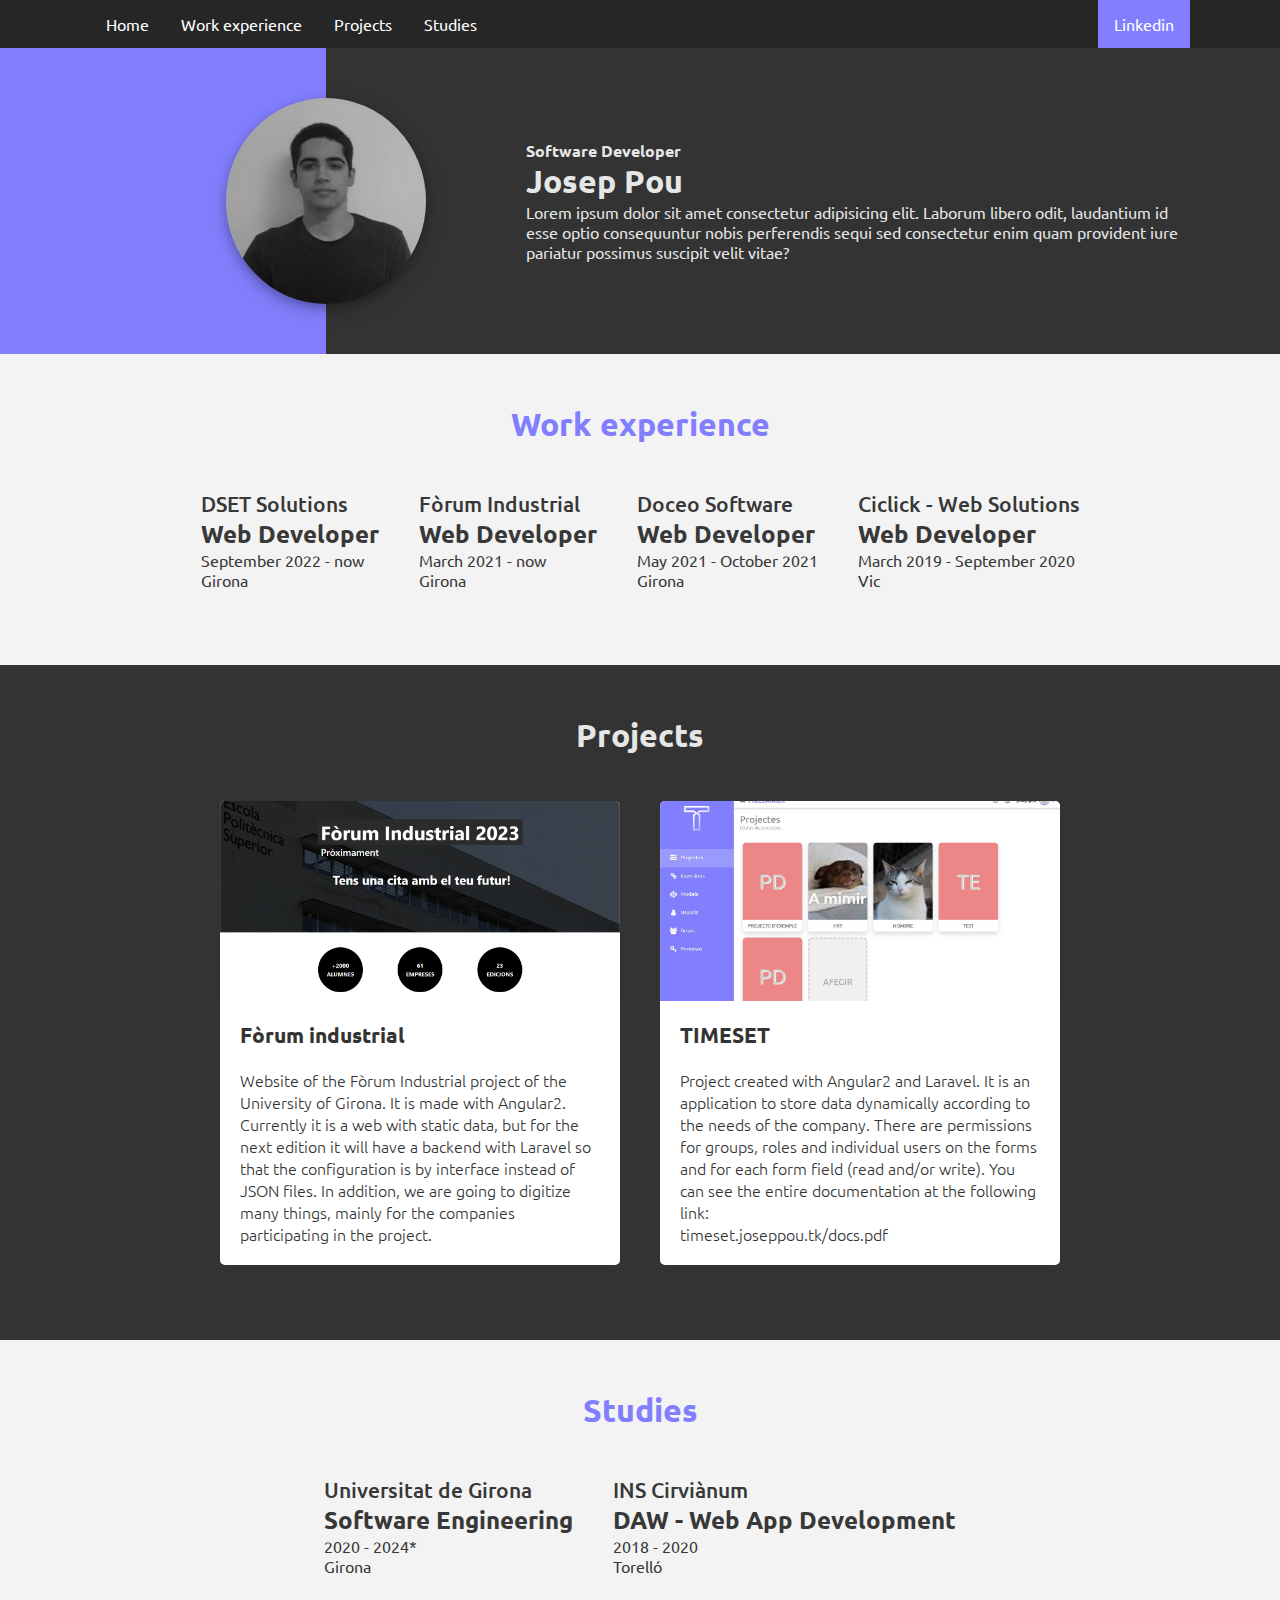
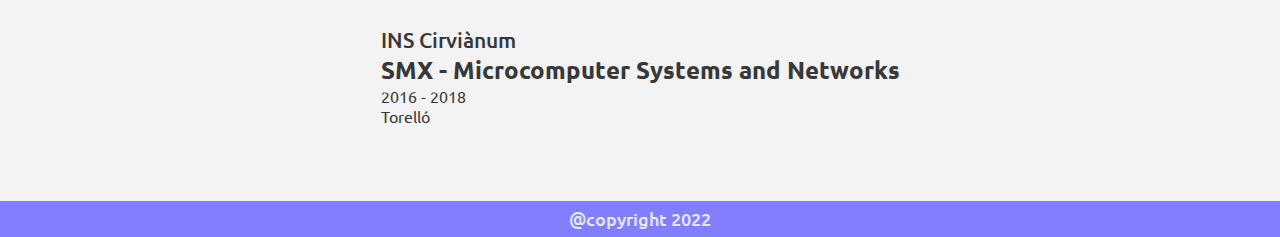
<file: index.html>
<!DOCTYPE html>
<html lang="en">
<head>
    <meta charset="UTF-8">
    <meta http-equiv="X-UA-Compatible" content="IE=edge">
    <meta name="viewport" content="width=device-width, initial-scale=1.0">
    <link rel="icon" type="image/x-icon" href="./img/profile.png">
    <title>Josep Pou</title>

    <link rel="stylesheet" href="styles/global.css">
    <link rel="stylesheet" href="styles/nav.css">
    <link rel="stylesheet" href="styles/header.css">
    <link rel="stylesheet" href="styles/experience.css">
    <link rel="stylesheet" href="styles/projects.css">
    <link rel="stylesheet" href="styles/studies.css">
    <link rel="stylesheet" href="styles/footer.css">
    <link rel="stylesheet" type="text/css" href="https://fonts.googleapis.com/css?family=Ubuntu:regular,bold&subset=Latin">

    <script src="scripts/app.js"></script>
</head>
<body>
    <div id="nav"></div>
    <div id="header"></div>
    <div id="experience"></div>
    <div id="projects"></div>
    <div id="studies"></div>
    <div id="footer"></div>
</body>
</html>
</file>
<file: styles/global.css>
body, * {
    margin: 0px;
    padding: 0px;
    box-sizing: border-box;
    font-family: Ubuntu, "times new roman", times, roman, serif;
    color: rgb(56, 56, 56);
}

@font-face {
    font-family: 'Ubuntu';
    font-style: normal;
    font-weight: 400;
    src: local('Ubuntu'), url(http://example.com/fonts/ubuntu.woff) format('woff');
}

.container {
    width: 100%;
    padding: 0;
    margin: 0;
    display: flex;
    flex-wrap: wrap;
}

.util-container {
    width: 100%;
    max-width: 1100px;
    margin: 0 auto;
}

.primary-color {
    color: #827ffe !important;
}

.white-color {
    color: #E6E6E6 !important;
}

.align-center {
    text-align: center;
}

.mt-30 {
    margin-top: 50px;
}
</file>
<file: styles/nav.css>
.navigator {
    width: 100%;
    background-color: #262626;
}

ul {
    list-style-type: none;
    margin: 0;
    padding: 0;
    overflow: hidden;
}

li {
    float: left;
}

li a {
    display: block;
    color: white;
    text-align: center;
    padding: 14px 16px;
    text-decoration: none;
}

li a:hover:not(.active) {
    background-color: #111;
}

.active {
    background-color: #827ffe;
}
</file>
<file: styles/header.css>
.header {
    width: 100%;
    display: flex;
}

.space-header {
    width: calc((100vw - 1100px)/2);
    height: 100%;
}

.space-header.left {
    background: #827ffe;
}

.space-header.right {
    background: #333;
}

.header-container {
    display: flex;
}

.header-container .left-side {
    background: #827ffe;
    width: 300px;
    z-index: 2;
}

.header-container .right-side {
    background: #333;
    width: 100%;
    display: flex;
}

.profile-image {
    width: 200px;
    border-radius: 50%;
    float: right;
    margin: 50px 0;
    margin-right: -100px;
    box-shadow: 0 4px 8px 0 rgba(0, 0, 0, 0.2), 0 6px 20px 0 rgba(0, 0, 0, 0.19);
}

.header-info * {
    color: #E6E6E6;
}

.header-info {
    width: 100%;
    padding-left: 200px;
    margin: auto;
}

@media (max-width: 768px) {
    .header-container {
        display: block;
    }

    .profile-image {
        margin-right: 0;
    }

    .header-info {
        padding: 20px !important;    
    }
}
</file>
<file: styles/experience.css>
.experience {
    width: 100%;
    background: #f3f3f3;
}

#experience-container {
    display: flex;
    flex-wrap: wrap;
    align-items: center;
    justify-content: center;
    margin: 10px 0 25px 0;
}

.experience-item {
    margin: 25px 20px;
}

.experience-item span {
    display: block;
}

.experience-title {
    font-weight: bold;
    font-size: 1.5em;
}

.experience-company {
    font-weight: 500;
    font-size: 1.3em;
}

@media (max-width: 768px) {
    .experience-item {
        margin-right: auto;
    }
}
</file>
<file: styles/projects.css>
.projects {
    width: 100%;
    background: #333;
}

#projects-container {
    display: flex;
    flex-wrap: wrap;
    align-items: center;
    justify-content: center;
    margin: 10px 0 25px 0;
}

.projects-item {
    margin: 25px 20px;
    border-radius: 5px;
    width: 400px;
    background: #FFF;
    transition: transform .2s;
}

.projects-item:hover {
    transform: scale(1.05); 
    cursor: pointer;
}

.projects-item * {
    color: #333;
    display: block

}

.projects-item-image {
    width: 400px;
    height: 200px;
    background-size:     cover;                      
    background-repeat:   no-repeat;
    background-position: center center;
    border-top-left-radius: 5px;
    border-top-right-radius: 5px;
}

.projects-title {
    font-size: 1.3rem;
    margin: 20px;
    font-weight: bold;
}

.projects-description {
    margin: 20px;
    font-weight: 40;
}
</file>
<file: styles/studies.css>
.studies {
    width: 100%;
    background: #f3f3f3;
}

#studies-container {
    display: flex;
    flex-wrap: wrap;
    align-items: center;
    justify-content: center;
    margin: 10px 0 25px 0;
}

.studies-item {
    margin: 25px 20px;
}

.studies-item span {
    display: block;
}

.studies-title {
    font-weight: bold;
    font-size: 1.5em;
}

.studies-company {
    font-weight: 500;
    font-size: 1.3em;
}

@media (max-width: 768px) {
    .studies-item {
        margin-right: auto;
    }
}
</file>
<file: styles/footer.css>
.footer {
    background-color: #827ffe;
    text-align: center;
    font-size: 18px;
    font-weight: 500;
    color: #E6E6E6;
    padding: 6px;
}
</file>
